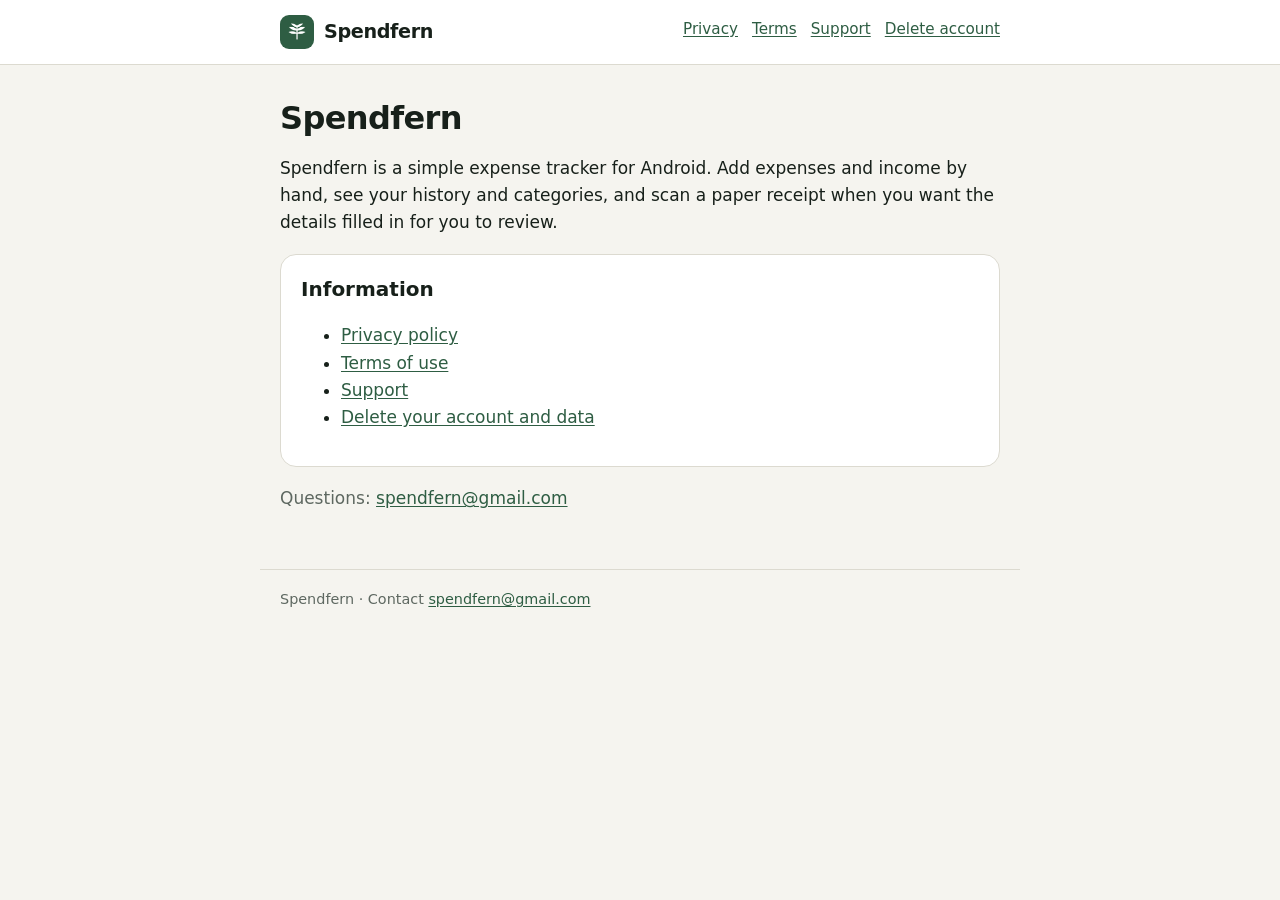
<file: index.html>
<!doctype html>
<html lang="en">
<head>
<meta charset="utf-8">
<meta name="viewport" content="width=device-width, initial-scale=1">
<title>Spendfern</title>
<meta name="description" content="Spendfern is a simple expense tracker for Android.">
<meta name="color-scheme" content="light dark">
<link rel="icon" type="image/png" href="assets/favicon.png">
<link rel="apple-touch-icon" href="assets/apple-touch-icon.png">
<link rel="stylesheet" href="assets/site.css">
</head>
<body>
<header class="site"><div class="inner">
<a class="brand" href="./"><img src="assets/spendfern-icon-512.png" alt="">Spendfern</a>
<nav class="site" aria-label="Site"><a href="privacy/">Privacy</a><a href="terms/">Terms</a><a href="support/">Support</a><a href="delete-account/">Delete account</a></nav>
</div></header>
<main>
<h1>Spendfern</h1>
<p>Spendfern is a simple expense tracker for Android. Add expenses and income by hand, see your history and categories, and scan a paper receipt when you want the details filled in for you to review.</p>
<div class="card">
<h2 style="margin-top:0">Information</h2>
<ul>
<li><a href="privacy/">Privacy policy</a></li>
<li><a href="terms/">Terms of use</a></li>
<li><a href="support/">Support</a></li>
<li><a href="delete-account/">Delete your account and data</a></li>
</ul>
</div>
<p class="muted">Questions: <a href="mailto:spendfern@gmail.com">spendfern@gmail.com</a></p>
</main>
<footer>Spendfern · Contact <a href="mailto:spendfern@gmail.com">spendfern@gmail.com</a></footer>
</body>
</html>
</file>
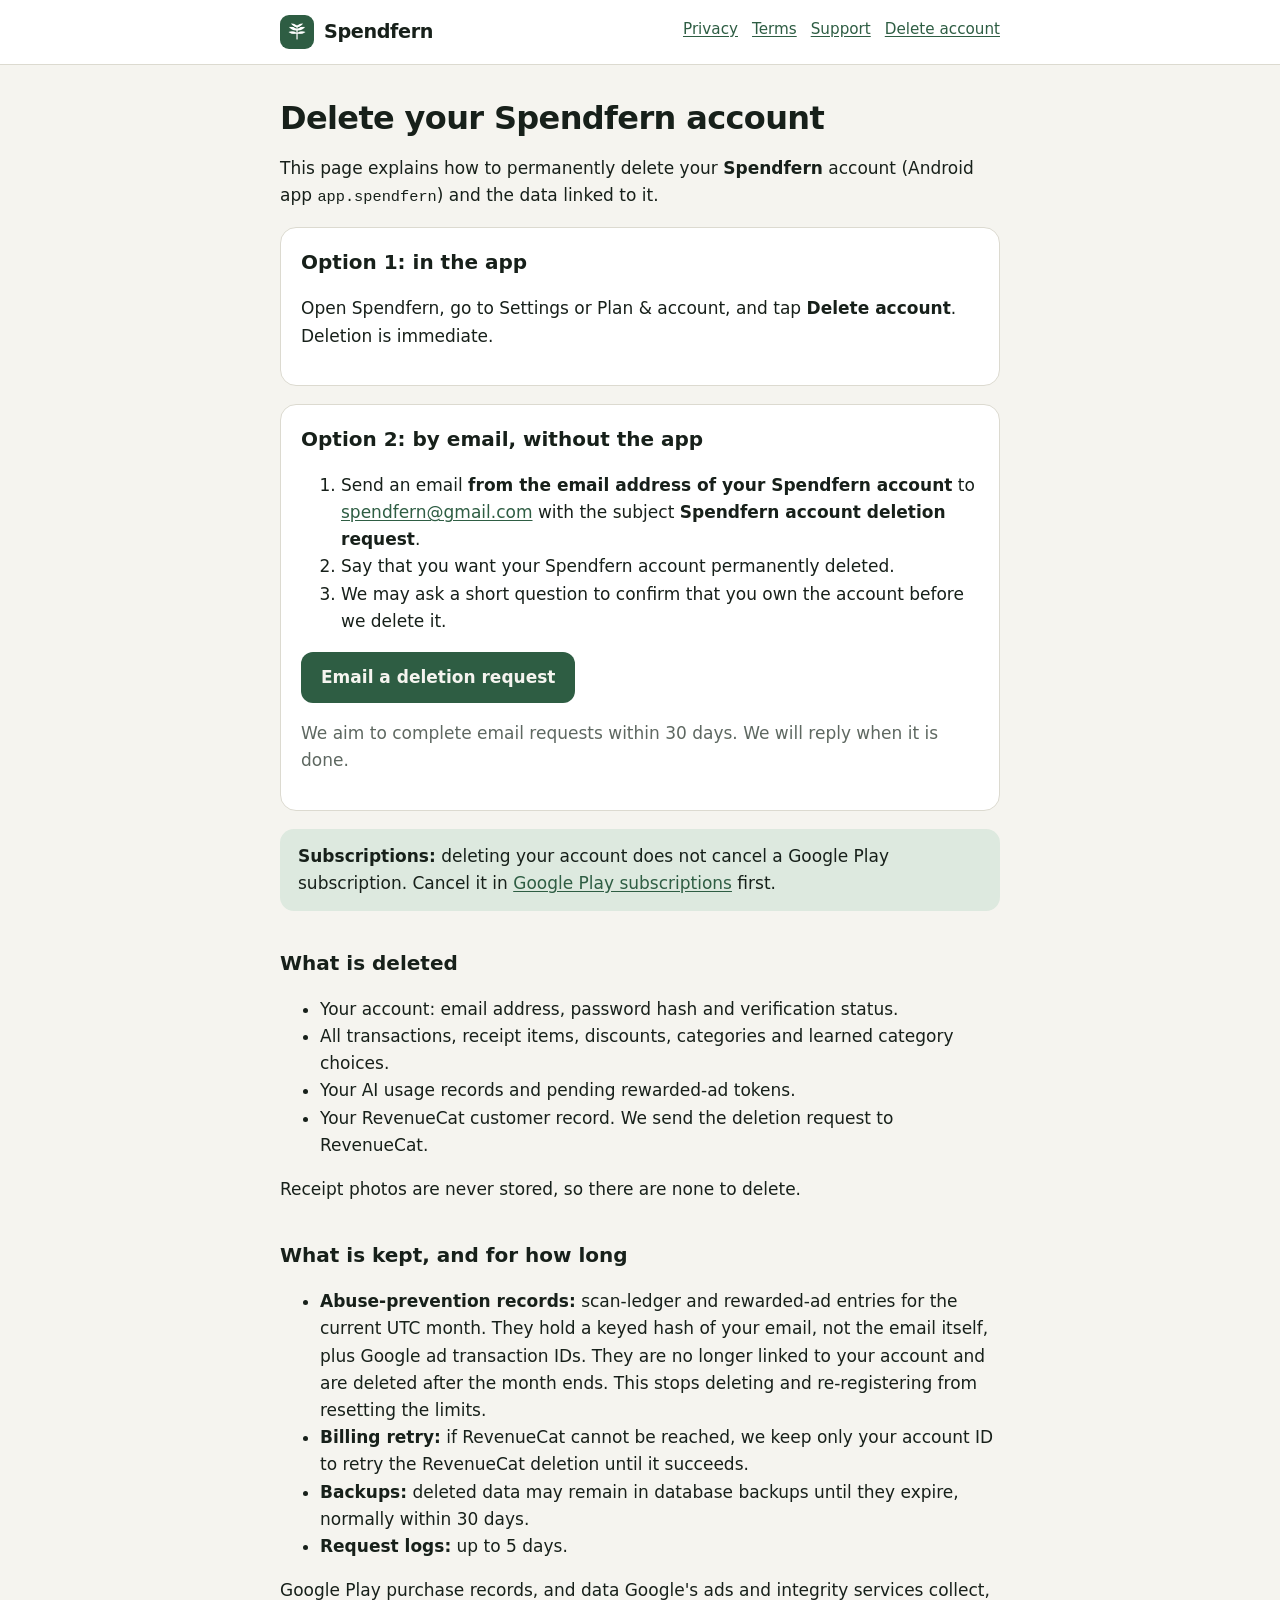
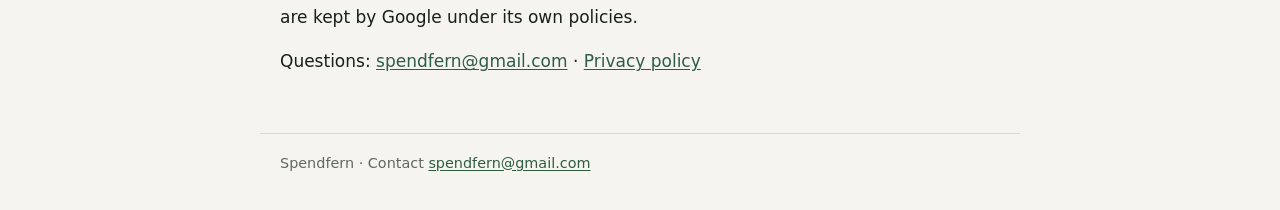
<file: delete-account/index.html>
<!doctype html>
<html lang="en">
<head>
<meta charset="utf-8">
<meta name="viewport" content="width=device-width, initial-scale=1">
<title>Delete your account · Spendfern</title>
<meta name="description" content="How to delete your Spendfern account and data, in the app or outside it.">
<meta name="color-scheme" content="light dark">
<link rel="icon" type="image/png" href="../assets/favicon.png">
<link rel="apple-touch-icon" href="../assets/apple-touch-icon.png">
<link rel="stylesheet" href="../assets/site.css">
</head>
<body>
<header class="site"><div class="inner">
<a class="brand" href="../"><img src="../assets/spendfern-icon-512.png" alt="">Spendfern</a>
<nav class="site" aria-label="Site"><a href="../privacy/">Privacy</a><a href="../terms/">Terms</a><a href="../support/">Support</a><a href="../delete-account/">Delete account</a></nav>
</div></header>
<main>
<h1>Delete your Spendfern account</h1>
<p>This page explains how to permanently delete your <strong>Spendfern</strong> account (Android app <code>app.spendfern</code>) and the data linked to it.</p>

<div class="card">
<h2 style="margin-top:0">Option 1: in the app</h2>
<p>Open Spendfern, go to Settings or Plan &amp; account, and tap <strong>Delete account</strong>. Deletion is immediate.</p>
</div>

<div class="card">
<h2 style="margin-top:0">Option 2: by email, without the app</h2>
<ol>
<li>Send an email <strong>from the email address of your Spendfern account</strong> to <a href="mailto:spendfern@gmail.com?subject=Spendfern%20account%20deletion%20request">spendfern@gmail.com</a> with the subject <strong>Spendfern account deletion request</strong>.</li>
<li>Say that you want your Spendfern account permanently deleted.</li>
<li>We may ask a short question to confirm that you own the account before we delete it.</li>
</ol>
<p><a class="button" href="mailto:spendfern@gmail.com?subject=Spendfern%20account%20deletion%20request">Email a deletion request</a></p>
<p class="muted">We aim to complete email requests within 30 days. We will reply when it is done.</p>
</div>

<div class="callout"><strong>Subscriptions:</strong> deleting your account does not cancel a Google Play subscription. Cancel it in <a href="https://play.google.com/store/account/subscriptions">Google Play subscriptions</a> first.</div>

<h2>What is deleted</h2>
<ul>
<li>Your account: email address, password hash and verification status.</li>
<li>All transactions, receipt items, discounts, categories and learned category choices.</li>
<li>Your AI usage records and pending rewarded-ad tokens.</li>
<li>Your RevenueCat customer record. We send the deletion request to RevenueCat.</li>
</ul>
<p>Receipt photos are never stored, so there are none to delete.</p>

<h2>What is kept, and for how long</h2>
<ul>
<li><strong>Abuse-prevention records:</strong> scan-ledger and rewarded-ad entries for the current UTC month. They hold a keyed hash of your email, not the email itself, plus Google ad transaction IDs. They are no longer linked to your account and are deleted after the month ends. This stops deleting and re-registering from resetting the limits.</li>
<li><strong>Billing retry:</strong> if RevenueCat cannot be reached, we keep only your account ID to retry the RevenueCat deletion until it succeeds.</li>
<li><strong>Backups:</strong> deleted data may remain in database backups until they expire, normally within 30 days.</li>
<li><strong>Request logs:</strong> up to 5 days.</li>
</ul>
<p>Google Play purchase records, and data Google's ads and integrity services collect, are kept by Google under its own policies.</p>
<p>Questions: <a href="mailto:spendfern@gmail.com">spendfern@gmail.com</a> · <a href="../privacy/">Privacy policy</a></p>
</main>
<footer>Spendfern · Contact <a href="mailto:spendfern@gmail.com">spendfern@gmail.com</a></footer>
</body>
</html>
</file>
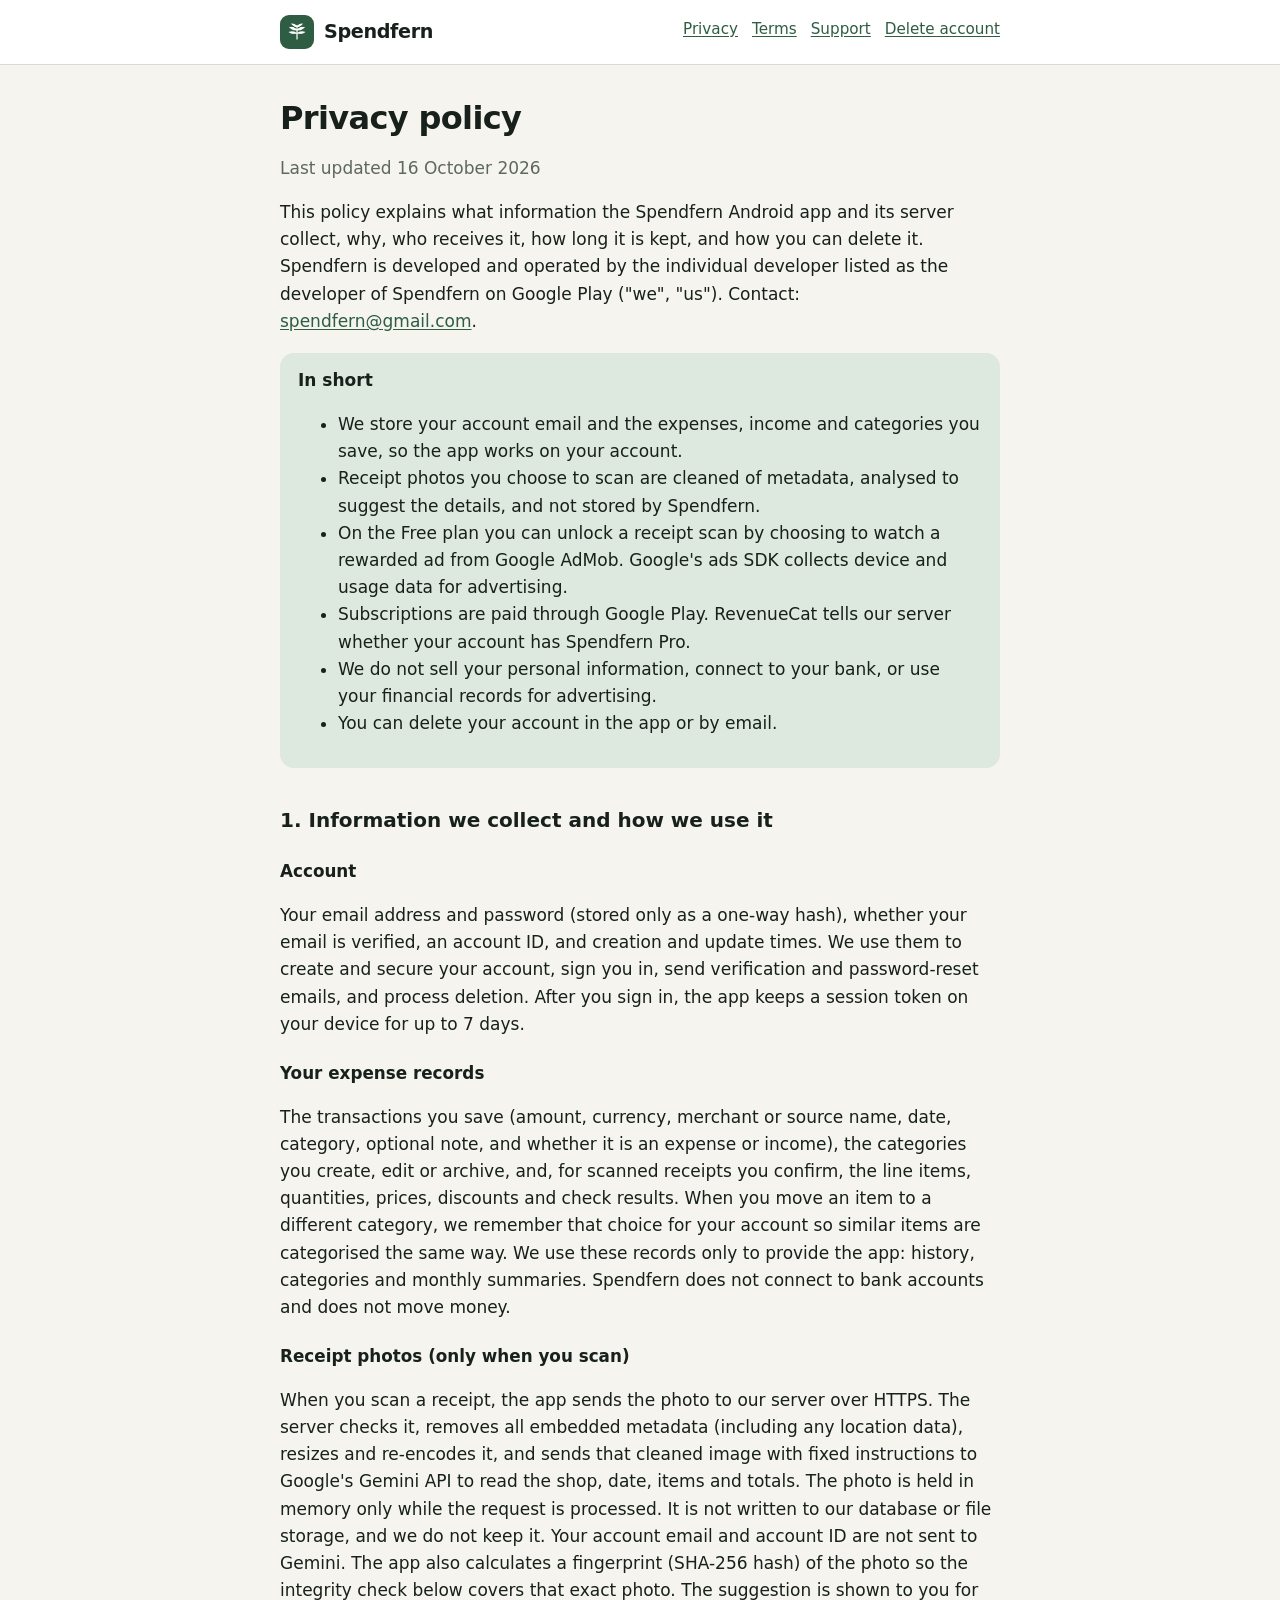
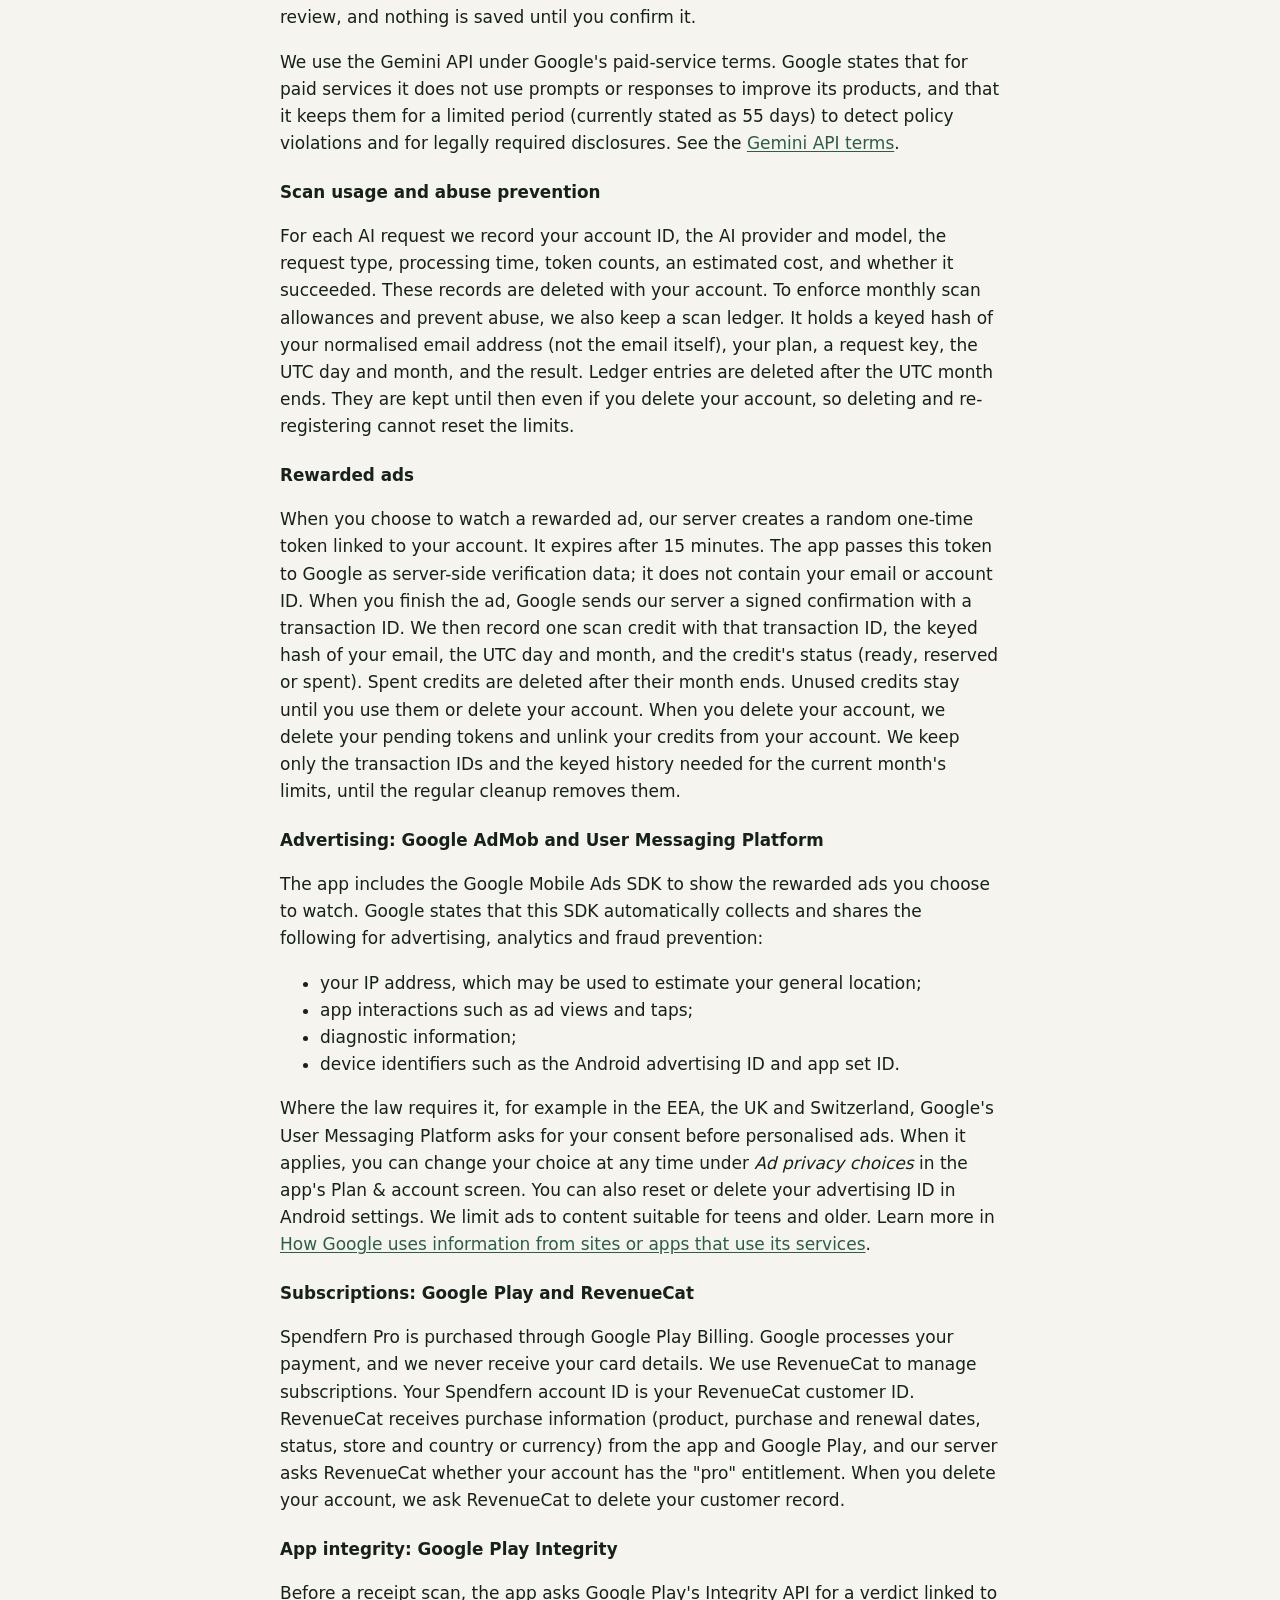
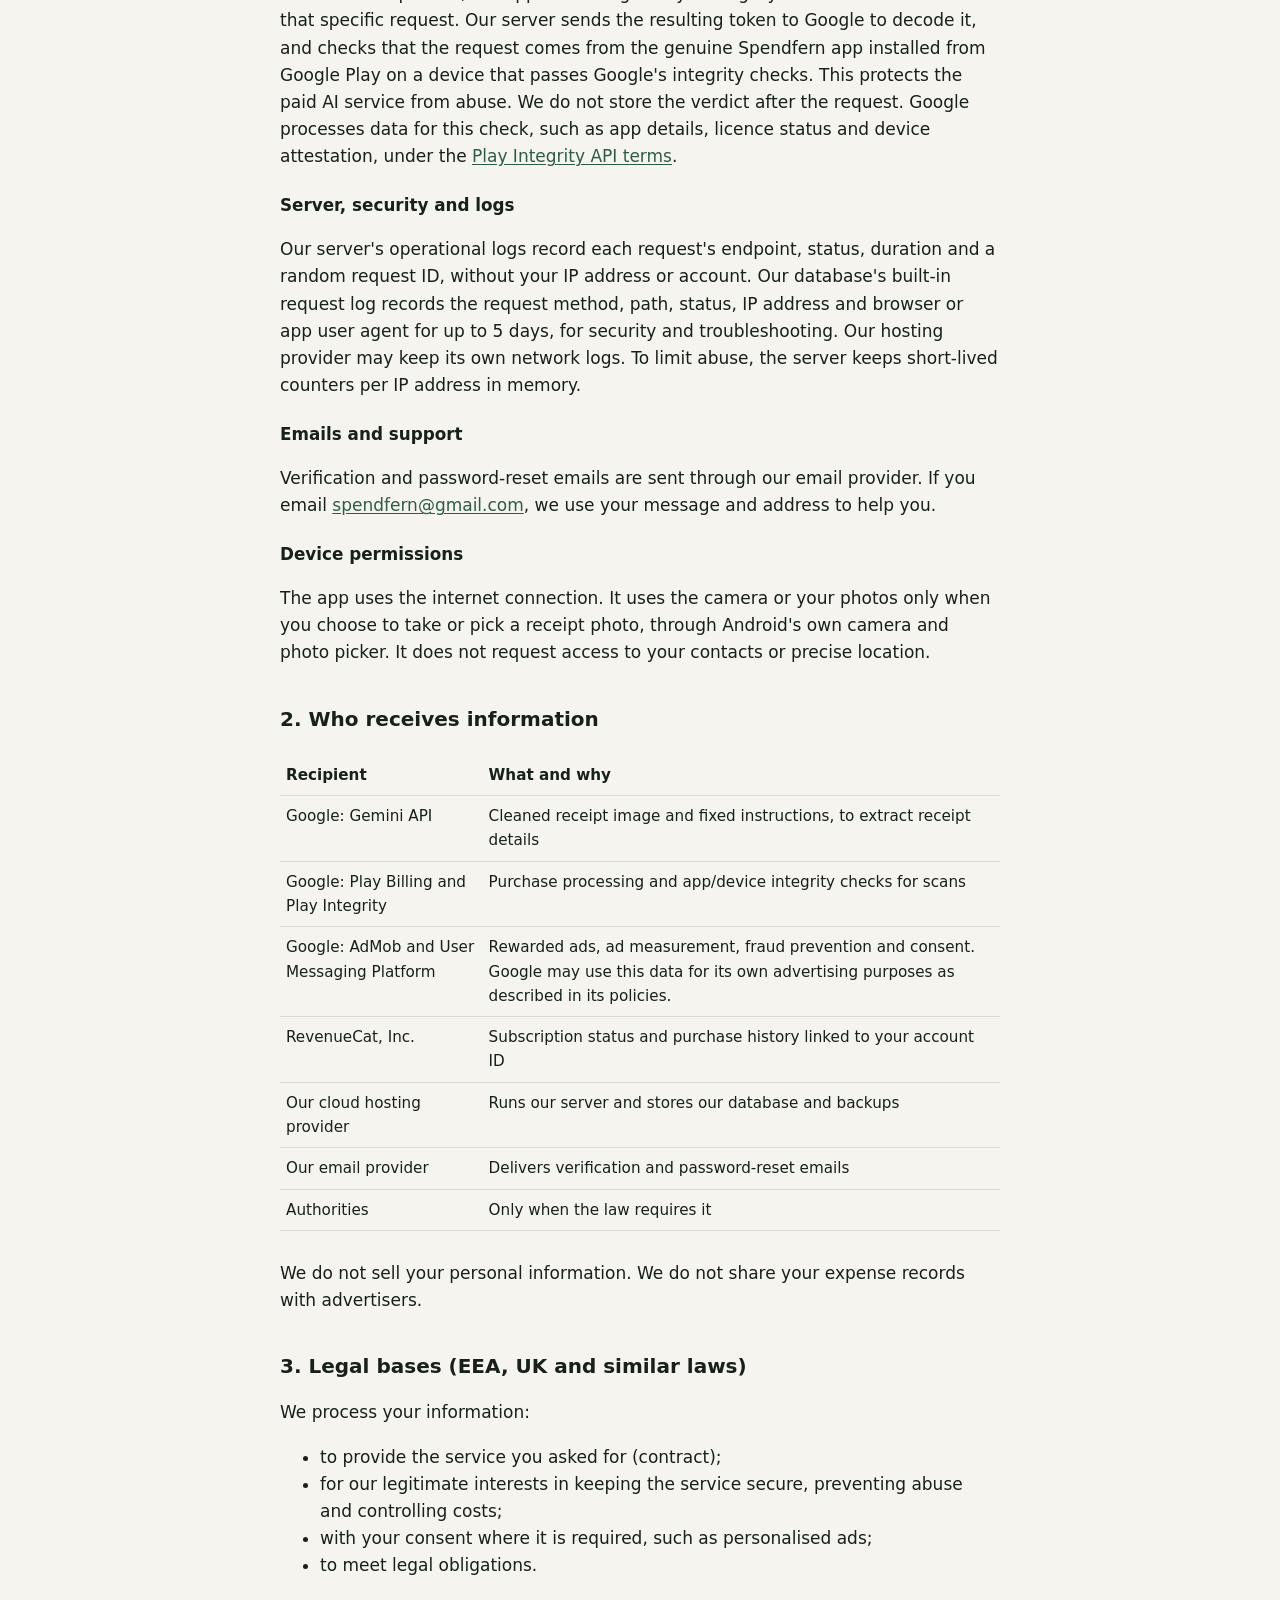
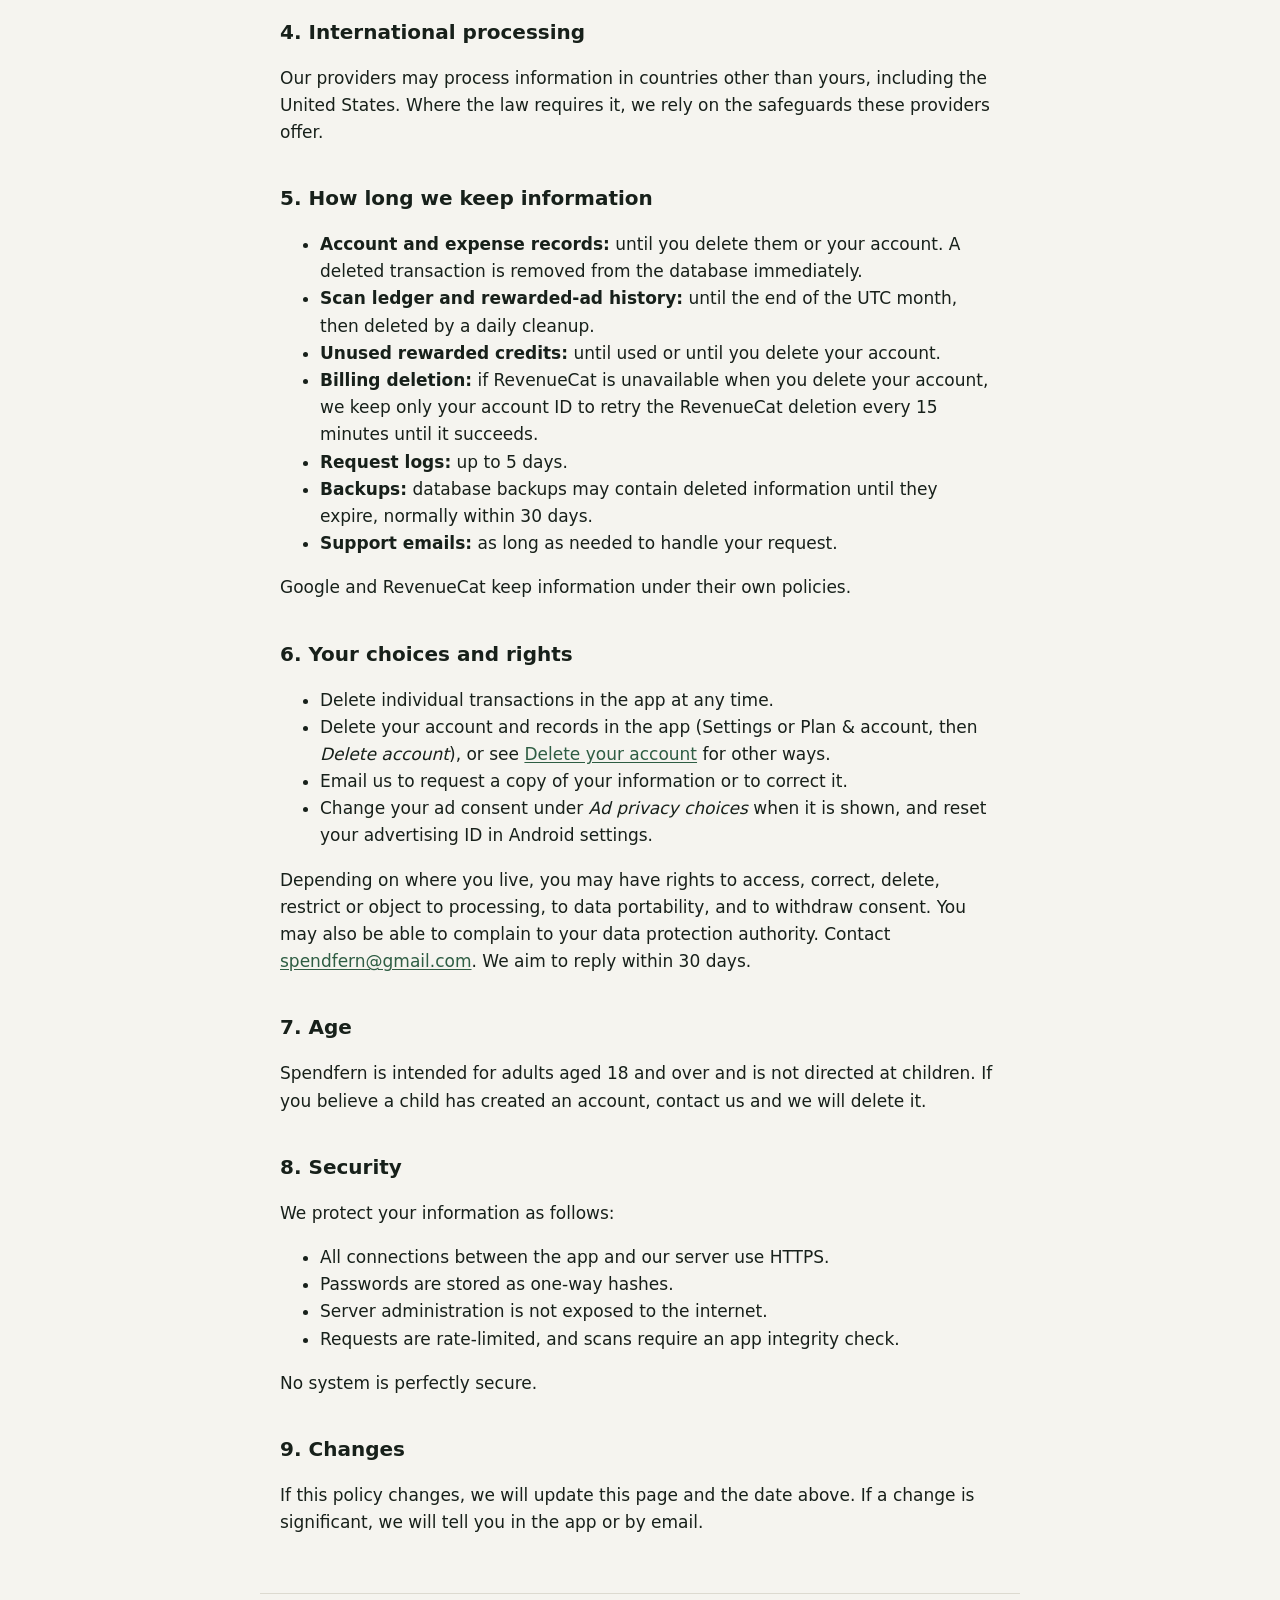
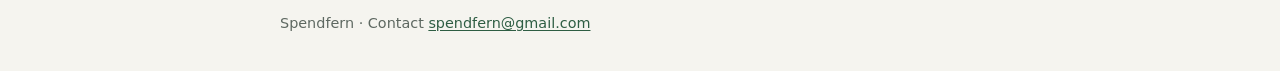
<file: privacy/index.html>
<!doctype html>
<html lang="en">
<head>
<meta charset="utf-8">
<meta name="viewport" content="width=device-width, initial-scale=1">
<title>Privacy policy · Spendfern</title>
<meta name="description" content="How Spendfern collects, uses, shares and deletes your information.">
<meta name="color-scheme" content="light dark">
<link rel="icon" type="image/png" href="../assets/favicon.png">
<link rel="apple-touch-icon" href="../assets/apple-touch-icon.png">
<link rel="stylesheet" href="../assets/site.css">
</head>
<body>
<header class="site"><div class="inner">
<a class="brand" href="../"><img src="../assets/spendfern-icon-512.png" alt="">Spendfern</a>
<nav class="site" aria-label="Site"><a href="../privacy/">Privacy</a><a href="../terms/">Terms</a><a href="../support/">Support</a><a href="../delete-account/">Delete account</a></nav>
</div></header>
<main>
<h1>Privacy policy</h1>
<p class="updated">Last updated 16 October 2026</p>
<p>This policy explains what information the Spendfern Android app and its server collect, why, who receives it, how long it is kept, and how you can delete it. Spendfern is developed and operated by the individual developer listed as the developer of Spendfern on Google Play ("we", "us"). Contact: <a href="mailto:spendfern@gmail.com">spendfern@gmail.com</a>.</p>

<div class="callout">
<strong>In short</strong>
<ul>
<li>We store your account email and the expenses, income and categories you save, so the app works on your account.</li>
<li>Receipt photos you choose to scan are cleaned of metadata, analysed to suggest the details, and not stored by Spendfern.</li>
<li>On the Free plan you can unlock a receipt scan by choosing to watch a rewarded ad from Google AdMob. Google's ads SDK collects device and usage data for advertising.</li>
<li>Subscriptions are paid through Google Play. RevenueCat tells our server whether your account has Spendfern Pro.</li>
<li>We do not sell your personal information, connect to your bank, or use your financial records for advertising.</li>
<li>You can delete your account in the app or by email.</li>
</ul>
</div>

<h2>1. Information we collect and how we use it</h2>

<h3>Account</h3>
<p>Your email address and password (stored only as a one-way hash), whether your email is verified, an account ID, and creation and update times. We use them to create and secure your account, sign you in, send verification and password-reset emails, and process deletion. After you sign in, the app keeps a session token on your device for up to 7 days.</p>

<h3>Your expense records</h3>
<p>The transactions you save (amount, currency, merchant or source name, date, category, optional note, and whether it is an expense or income), the categories you create, edit or archive, and, for scanned receipts you confirm, the line items, quantities, prices, discounts and check results. When you move an item to a different category, we remember that choice for your account so similar items are categorised the same way. We use these records only to provide the app: history, categories and monthly summaries. Spendfern does not connect to bank accounts and does not move money.</p>

<h3>Receipt photos (only when you scan)</h3>
<p>When you scan a receipt, the app sends the photo to our server over HTTPS. The server checks it, removes all embedded metadata (including any location data), resizes and re-encodes it, and sends that cleaned image with fixed instructions to Google's Gemini API to read the shop, date, items and totals. The photo is held in memory only while the request is processed. It is not written to our database or file storage, and we do not keep it. Your account email and account ID are not sent to Gemini. The app also calculates a fingerprint (SHA-256 hash) of the photo so the integrity check below covers that exact photo. The suggestion is shown to you for review, and nothing is saved until you confirm it.</p>
<p>We use the Gemini API under Google's paid-service terms. Google states that for paid services it does not use prompts or responses to improve its products, and that it keeps them for a limited period (currently stated as 55 days) to detect policy violations and for legally required disclosures. See the <a href="https://ai.google.dev/gemini-api/terms">Gemini API terms</a>.</p>

<h3>Scan usage and abuse prevention</h3>
<p>For each AI request we record your account ID, the AI provider and model, the request type, processing time, token counts, an estimated cost, and whether it succeeded. These records are deleted with your account. To enforce monthly scan allowances and prevent abuse, we also keep a scan ledger. It holds a keyed hash of your normalised email address (not the email itself), your plan, a request key, the UTC day and month, and the result. Ledger entries are deleted after the UTC month ends. They are kept until then even if you delete your account, so deleting and re-registering cannot reset the limits.</p>

<h3>Rewarded ads</h3>
<p>When you choose to watch a rewarded ad, our server creates a random one-time token linked to your account. It expires after 15 minutes. The app passes this token to Google as server-side verification data; it does not contain your email or account ID. When you finish the ad, Google sends our server a signed confirmation with a transaction ID. We then record one scan credit with that transaction ID, the keyed hash of your email, the UTC day and month, and the credit's status (ready, reserved or spent). Spent credits are deleted after their month ends. Unused credits stay until you use them or delete your account. When you delete your account, we delete your pending tokens and unlink your credits from your account. We keep only the transaction IDs and the keyed history needed for the current month's limits, until the regular cleanup removes them.</p>

<h3>Advertising: Google AdMob and User Messaging Platform</h3>
<p>The app includes the Google Mobile Ads SDK to show the rewarded ads you choose to watch. Google states that this SDK automatically collects and shares the following for advertising, analytics and fraud prevention:</p>
<ul>
<li>your IP address, which may be used to estimate your general location;</li>
<li>app interactions such as ad views and taps;</li>
<li>diagnostic information;</li>
<li>device identifiers such as the Android advertising ID and app set ID.</li>
</ul>
<p>Where the law requires it, for example in the EEA, the UK and Switzerland, Google's User Messaging Platform asks for your consent before personalised ads. When it applies, you can change your choice at any time under <em>Ad privacy choices</em> in the app's Plan &amp; account screen. You can also reset or delete your advertising ID in Android settings. We limit ads to content suitable for teens and older. Learn more in <a href="https://policies.google.com/technologies/partner-sites">How Google uses information from sites or apps that use its services</a>.</p>

<h3>Subscriptions: Google Play and RevenueCat</h3>
<p>Spendfern Pro is purchased through Google Play Billing. Google processes your payment, and we never receive your card details. We use RevenueCat to manage subscriptions. Your Spendfern account ID is your RevenueCat customer ID. RevenueCat receives purchase information (product, purchase and renewal dates, status, store and country or currency) from the app and Google Play, and our server asks RevenueCat whether your account has the "pro" entitlement. When you delete your account, we ask RevenueCat to delete your customer record.</p>

<h3>App integrity: Google Play Integrity</h3>
<p>Before a receipt scan, the app asks Google Play's Integrity API for a verdict linked to that specific request. Our server sends the resulting token to Google to decode it, and checks that the request comes from the genuine Spendfern app installed from Google Play on a device that passes Google's integrity checks. This protects the paid AI service from abuse. We do not store the verdict after the request. Google processes data for this check, such as app details, licence status and device attestation, under the <a href="https://developer.android.com/google/play/integrity/terms">Play Integrity API terms</a>.</p>

<h3>Server, security and logs</h3>
<p>Our server's operational logs record each request's endpoint, status, duration and a random request ID, without your IP address or account. Our database's built-in request log records the request method, path, status, IP address and browser or app user agent for up to 5 days, for security and troubleshooting. Our hosting provider may keep its own network logs. To limit abuse, the server keeps short-lived counters per IP address in memory.</p>

<h3>Emails and support</h3>
<p>Verification and password-reset emails are sent through our email provider. If you email <a href="mailto:spendfern@gmail.com">spendfern@gmail.com</a>, we use your message and address to help you.</p>

<h3>Device permissions</h3>
<p>The app uses the internet connection. It uses the camera or your photos only when you choose to take or pick a receipt photo, through Android's own camera and photo picker. It does not request access to your contacts or precise location.</p>

<h2>2. Who receives information</h2>
<div class="table-wrap"><table>
<tr><th>Recipient</th><th>What and why</th></tr>
<tr><td>Google: Gemini API</td><td>Cleaned receipt image and fixed instructions, to extract receipt details</td></tr>
<tr><td>Google: Play Billing and Play Integrity</td><td>Purchase processing and app/device integrity checks for scans</td></tr>
<tr><td>Google: AdMob and User Messaging Platform</td><td>Rewarded ads, ad measurement, fraud prevention and consent. Google may use this data for its own advertising purposes as described in its policies.</td></tr>
<tr><td>RevenueCat, Inc.</td><td>Subscription status and purchase history linked to your account ID</td></tr>
<tr><td>Our cloud hosting provider</td><td>Runs our server and stores our database and backups</td></tr>
<tr><td>Our email provider</td><td>Delivers verification and password-reset emails</td></tr>
<tr><td>Authorities</td><td>Only when the law requires it</td></tr>
</table></div>
<p>We do not sell your personal information. We do not share your expense records with advertisers.</p>

<h2>3. Legal bases (EEA, UK and similar laws)</h2>
<p>We process your information:</p>
<ul>
<li>to provide the service you asked for (contract);</li>
<li>for our legitimate interests in keeping the service secure, preventing abuse and controlling costs;</li>
<li>with your consent where it is required, such as personalised ads;</li>
<li>to meet legal obligations.</li>
</ul>

<h2>4. International processing</h2>
<p>Our providers may process information in countries other than yours, including the United States. Where the law requires it, we rely on the safeguards these providers offer.</p>

<h2>5. How long we keep information</h2>
<ul>
<li><strong>Account and expense records:</strong> until you delete them or your account. A deleted transaction is removed from the database immediately.</li>
<li><strong>Scan ledger and rewarded-ad history:</strong> until the end of the UTC month, then deleted by a daily cleanup.</li>
<li><strong>Unused rewarded credits:</strong> until used or until you delete your account.</li>
<li><strong>Billing deletion:</strong> if RevenueCat is unavailable when you delete your account, we keep only your account ID to retry the RevenueCat deletion every 15 minutes until it succeeds.</li>
<li><strong>Request logs:</strong> up to 5 days.</li>
<li><strong>Backups:</strong> database backups may contain deleted information until they expire, normally within 30 days.</li>
<li><strong>Support emails:</strong> as long as needed to handle your request.</li>
</ul>
<p>Google and RevenueCat keep information under their own policies.</p>

<h2>6. Your choices and rights</h2>
<ul>
<li>Delete individual transactions in the app at any time.</li>
<li>Delete your account and records in the app (Settings or Plan &amp; account, then <em>Delete account</em>), or see <a href="../delete-account/">Delete your account</a> for other ways.</li>
<li>Email us to request a copy of your information or to correct it.</li>
<li>Change your ad consent under <em>Ad privacy choices</em> when it is shown, and reset your advertising ID in Android settings.</li>
</ul>
<p>Depending on where you live, you may have rights to access, correct, delete, restrict or object to processing, to data portability, and to withdraw consent. You may also be able to complain to your data protection authority. Contact <a href="mailto:spendfern@gmail.com">spendfern@gmail.com</a>. We aim to reply within 30 days.</p>

<h2>7. Age</h2>
<p>Spendfern is intended for adults aged 18 and over and is not directed at children. If you believe a child has created an account, contact us and we will delete it.</p>

<h2>8. Security</h2>
<p>We protect your information as follows:</p>
<ul>
<li>All connections between the app and our server use HTTPS.</li>
<li>Passwords are stored as one-way hashes.</li>
<li>Server administration is not exposed to the internet.</li>
<li>Requests are rate-limited, and scans require an app integrity check.</li>
</ul>
<p>No system is perfectly secure.</p>

<h2>9. Changes</h2>
<p>If this policy changes, we will update this page and the date above. If a change is significant, we will tell you in the app or by email.</p>
</main>
<footer>Spendfern · Contact <a href="mailto:spendfern@gmail.com">spendfern@gmail.com</a></footer>
</body>
</html>
</file>
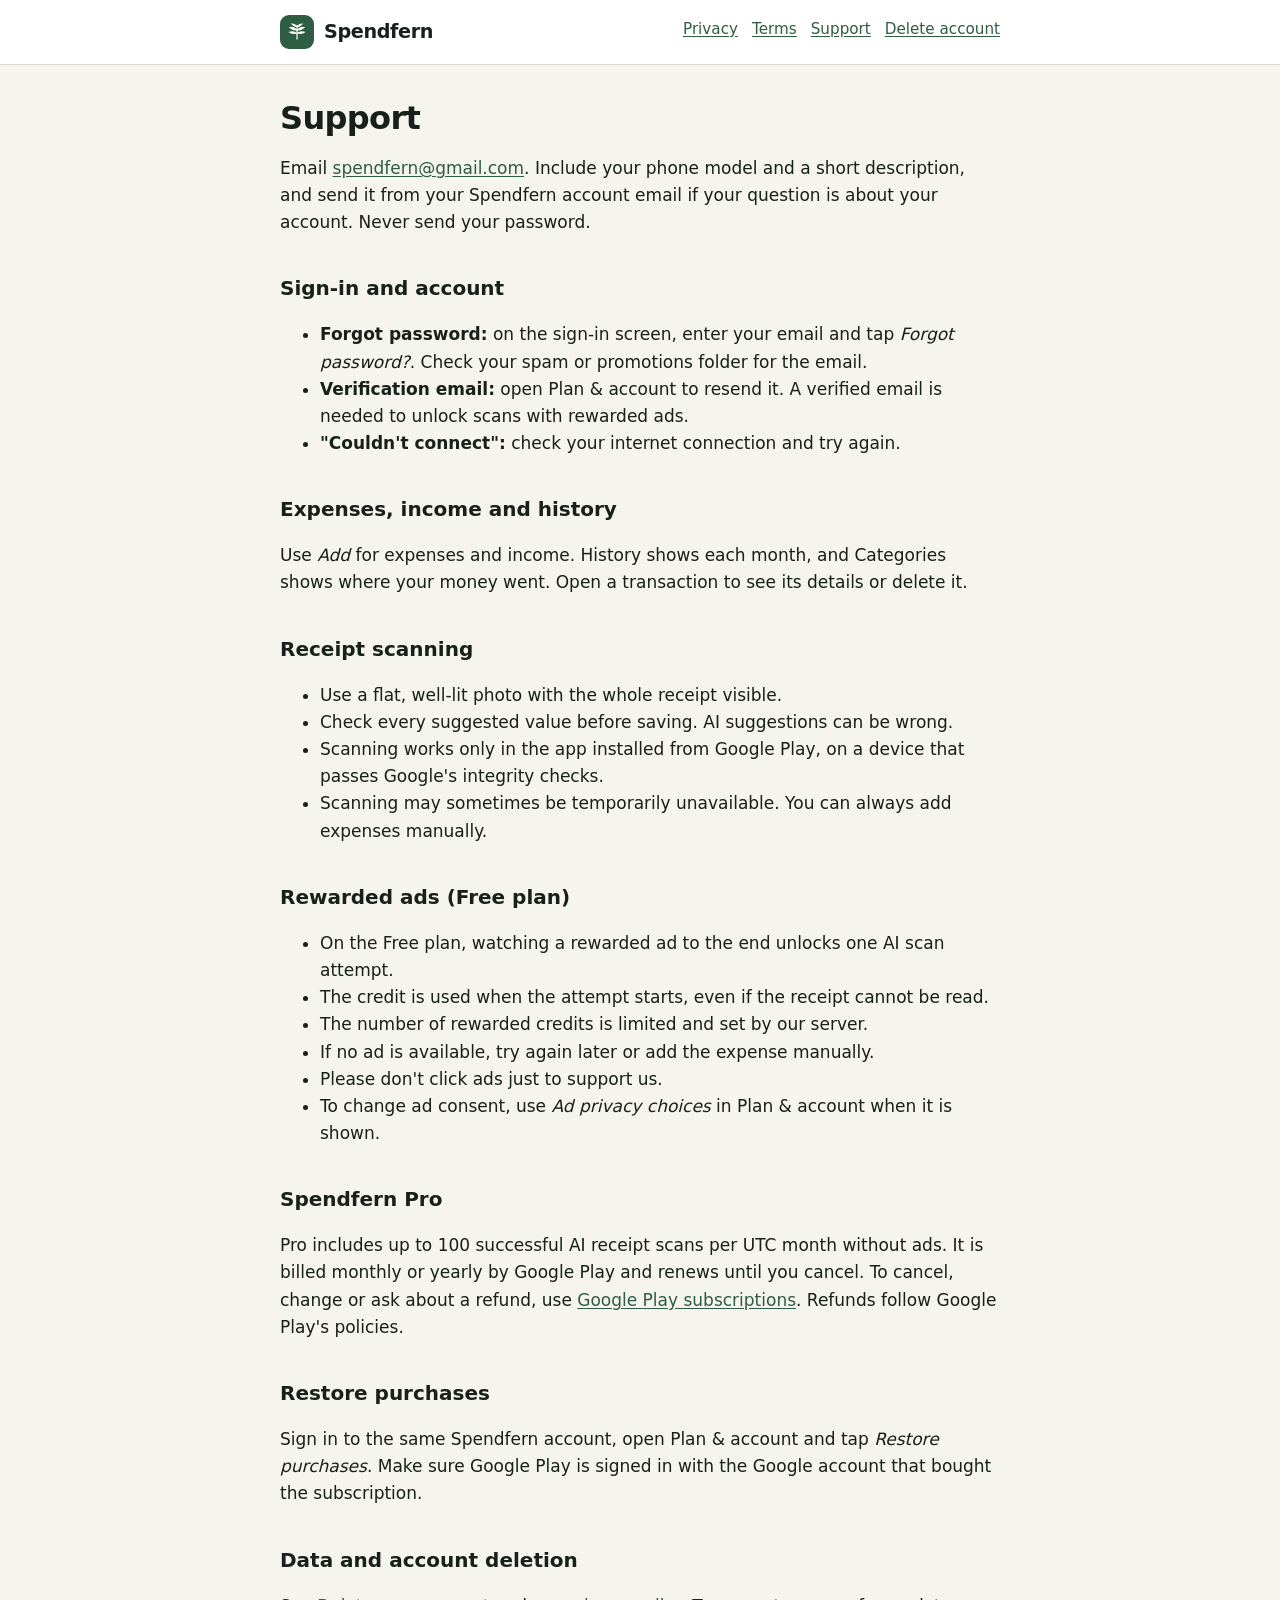
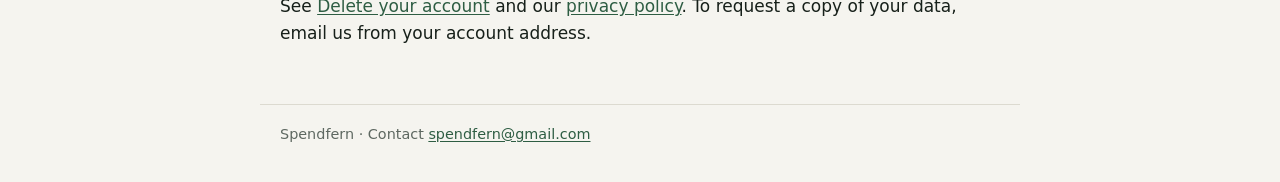
<file: support/index.html>
<!doctype html>
<html lang="en">
<head>
<meta charset="utf-8">
<meta name="viewport" content="width=device-width, initial-scale=1">
<title>Support · Spendfern</title>
<meta name="description" content="Get help with Spendfern.">
<meta name="color-scheme" content="light dark">
<link rel="icon" type="image/png" href="../assets/favicon.png">
<link rel="apple-touch-icon" href="../assets/apple-touch-icon.png">
<link rel="stylesheet" href="../assets/site.css">
</head>
<body>
<header class="site"><div class="inner">
<a class="brand" href="../"><img src="../assets/spendfern-icon-512.png" alt="">Spendfern</a>
<nav class="site" aria-label="Site"><a href="../privacy/">Privacy</a><a href="../terms/">Terms</a><a href="../support/">Support</a><a href="../delete-account/">Delete account</a></nav>
</div></header>
<main>
<h1>Support</h1>
<p>Email <a href="mailto:spendfern@gmail.com">spendfern@gmail.com</a>. Include your phone model and a short description, and send it from your Spendfern account email if your question is about your account. Never send your password.</p>

<h2>Sign-in and account</h2>
<ul>
<li><strong>Forgot password:</strong> on the sign-in screen, enter your email and tap <em>Forgot password?</em>. Check your spam or promotions folder for the email.</li>
<li><strong>Verification email:</strong> open Plan &amp; account to resend it. A verified email is needed to unlock scans with rewarded ads.</li>
<li><strong>"Couldn't connect":</strong> check your internet connection and try again.</li>
</ul>

<h2>Expenses, income and history</h2>
<p>Use <em>Add</em> for expenses and income. History shows each month, and Categories shows where your money went. Open a transaction to see its details or delete it.</p>

<h2>Receipt scanning</h2>
<ul>
<li>Use a flat, well-lit photo with the whole receipt visible.</li>
<li>Check every suggested value before saving. AI suggestions can be wrong.</li>
<li>Scanning works only in the app installed from Google Play, on a device that passes Google's integrity checks.</li>
<li>Scanning may sometimes be temporarily unavailable. You can always add expenses manually.</li>
</ul>

<h2>Rewarded ads (Free plan)</h2>
<ul>
<li>On the Free plan, watching a rewarded ad to the end unlocks one AI scan attempt.</li>
<li>The credit is used when the attempt starts, even if the receipt cannot be read.</li>
<li>The number of rewarded credits is limited and set by our server.</li>
<li>If no ad is available, try again later or add the expense manually.</li>
<li>Please don't click ads just to support us.</li>
<li>To change ad consent, use <em>Ad privacy choices</em> in Plan &amp; account when it is shown.</li>
</ul>

<h2>Spendfern Pro</h2>
<p>Pro includes up to 100 successful AI receipt scans per UTC month without ads. It is billed monthly or yearly by Google Play and renews until you cancel. To cancel, change or ask about a refund, use <a href="https://play.google.com/store/account/subscriptions">Google Play subscriptions</a>. Refunds follow Google Play's policies.</p>

<h2>Restore purchases</h2>
<p>Sign in to the same Spendfern account, open Plan &amp; account and tap <em>Restore purchases</em>. Make sure Google Play is signed in with the Google account that bought the subscription.</p>

<h2>Data and account deletion</h2>
<p>See <a href="../delete-account/">Delete your account</a> and our <a href="../privacy/">privacy policy</a>. To request a copy of your data, email us from your account address.</p>
</main>
<footer>Spendfern · Contact <a href="mailto:spendfern@gmail.com">spendfern@gmail.com</a></footer>
</body>
</html>
</file>
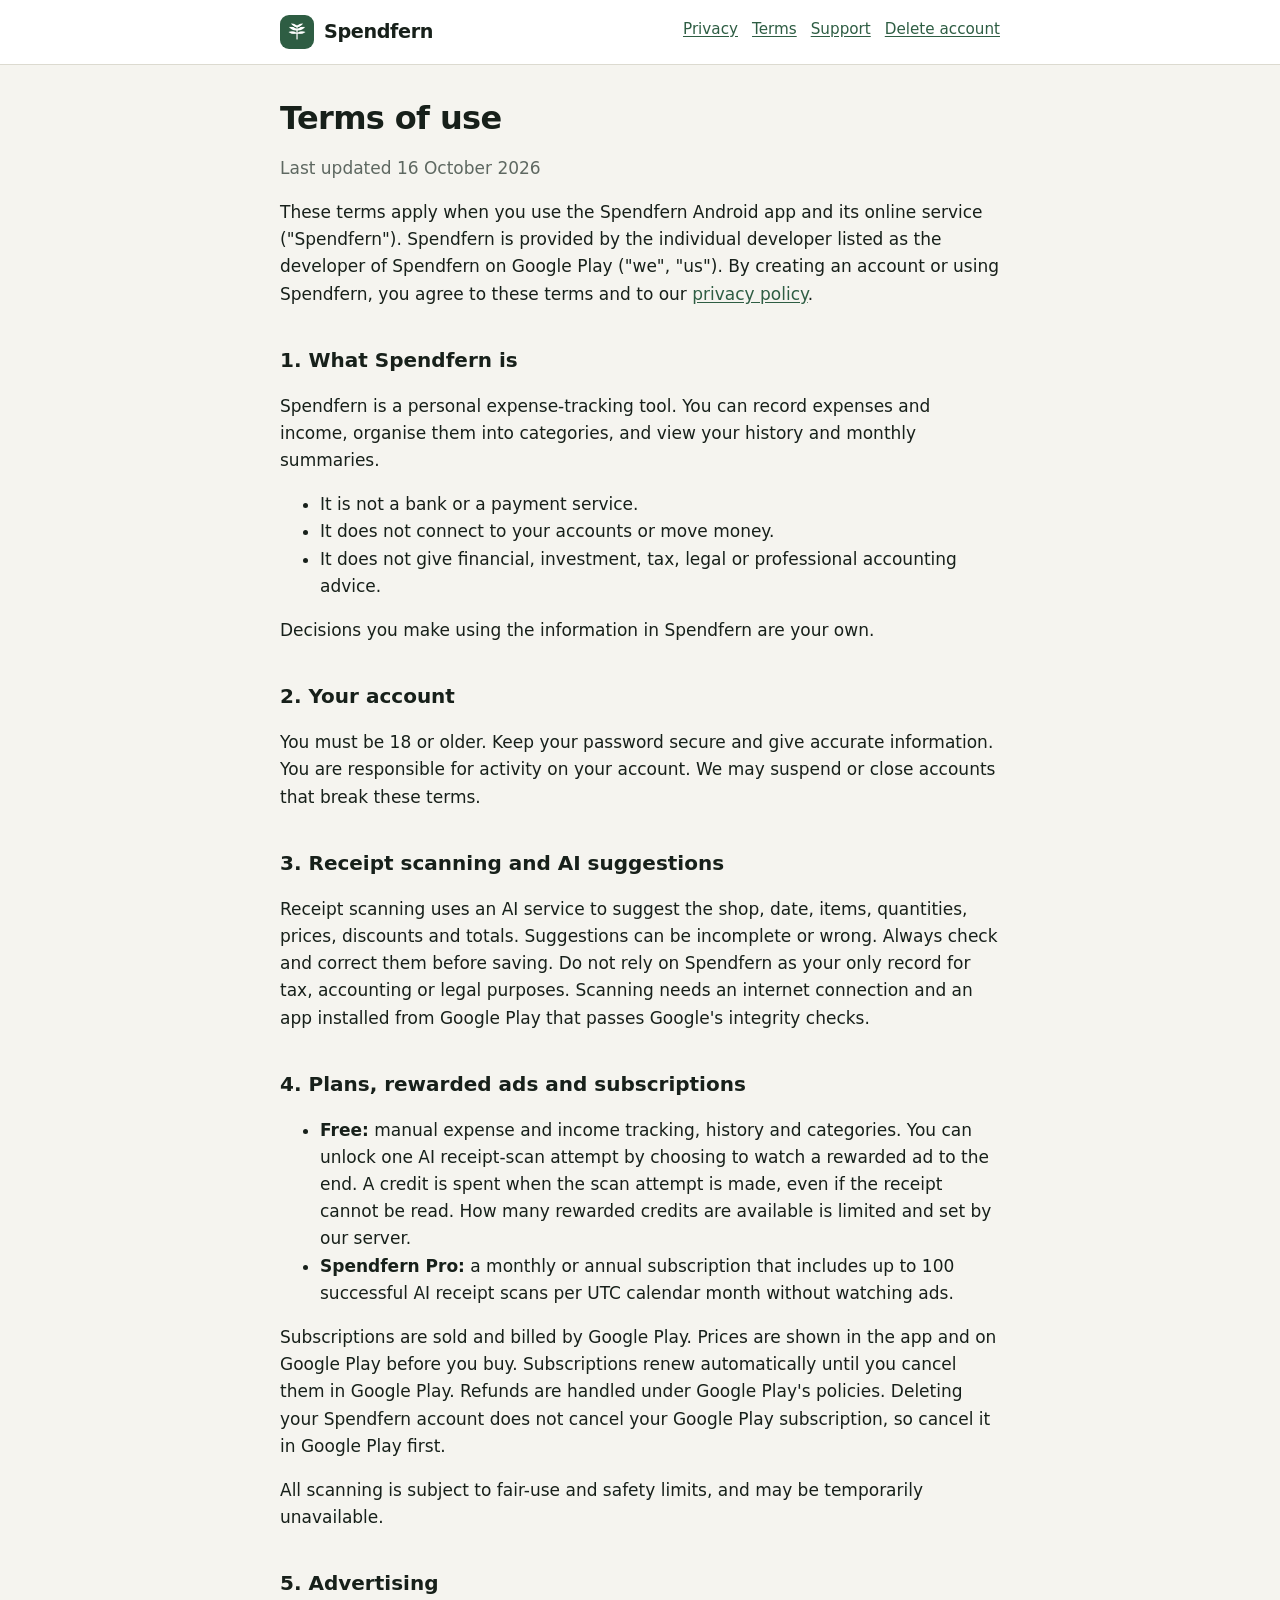
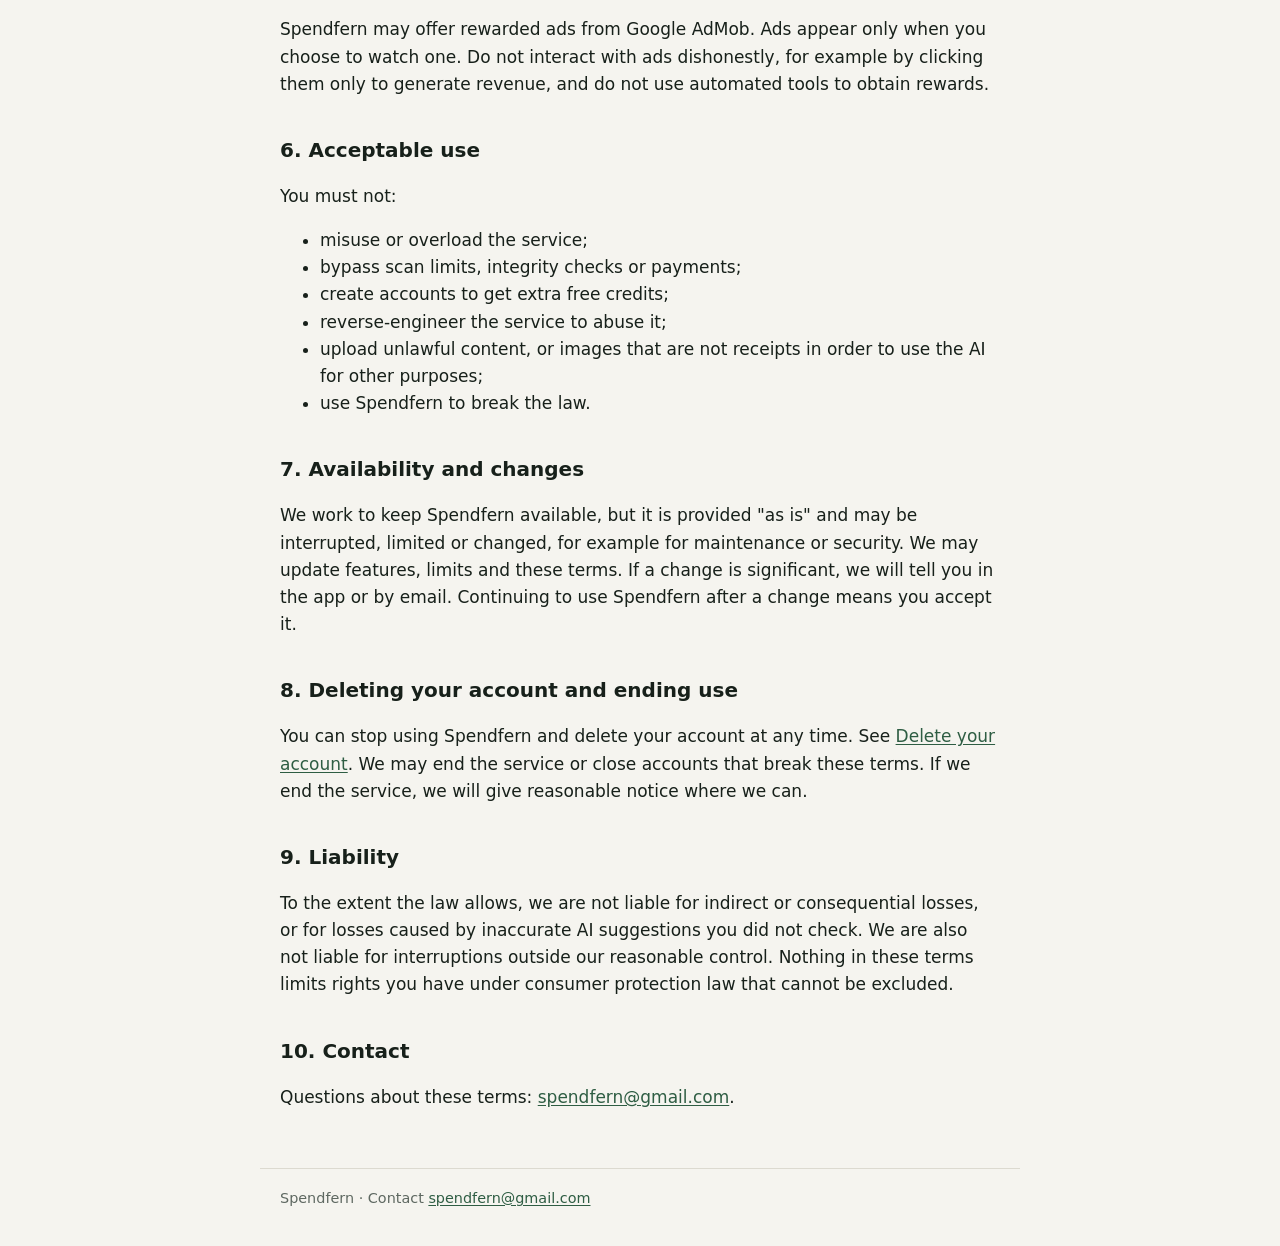
<file: terms/index.html>
<!doctype html>
<html lang="en">
<head>
<meta charset="utf-8">
<meta name="viewport" content="width=device-width, initial-scale=1">
<title>Terms of use · Spendfern</title>
<meta name="description" content="The terms for using Spendfern.">
<meta name="color-scheme" content="light dark">
<link rel="icon" type="image/png" href="../assets/favicon.png">
<link rel="apple-touch-icon" href="../assets/apple-touch-icon.png">
<link rel="stylesheet" href="../assets/site.css">
</head>
<body>
<header class="site"><div class="inner">
<a class="brand" href="../"><img src="../assets/spendfern-icon-512.png" alt="">Spendfern</a>
<nav class="site" aria-label="Site"><a href="../privacy/">Privacy</a><a href="../terms/">Terms</a><a href="../support/">Support</a><a href="../delete-account/">Delete account</a></nav>
</div></header>
<main>
<h1>Terms of use</h1>
<p class="updated">Last updated 16 October 2026</p>
<p>These terms apply when you use the Spendfern Android app and its online service ("Spendfern"). Spendfern is provided by the individual developer listed as the developer of Spendfern on Google Play ("we", "us"). By creating an account or using Spendfern, you agree to these terms and to our <a href="../privacy/">privacy policy</a>.</p>

<h2>1. What Spendfern is</h2>
<p>Spendfern is a personal expense-tracking tool. You can record expenses and income, organise them into categories, and view your history and monthly summaries.</p>
<ul>
<li>It is not a bank or a payment service.</li>
<li>It does not connect to your accounts or move money.</li>
<li>It does not give financial, investment, tax, legal or professional accounting advice.</li>
</ul>
<p>Decisions you make using the information in Spendfern are your own.</p>

<h2>2. Your account</h2>
<p>You must be 18 or older. Keep your password secure and give accurate information. You are responsible for activity on your account. We may suspend or close accounts that break these terms.</p>

<h2>3. Receipt scanning and AI suggestions</h2>
<p>Receipt scanning uses an AI service to suggest the shop, date, items, quantities, prices, discounts and totals. Suggestions can be incomplete or wrong. Always check and correct them before saving. Do not rely on Spendfern as your only record for tax, accounting or legal purposes. Scanning needs an internet connection and an app installed from Google Play that passes Google's integrity checks.</p>

<h2>4. Plans, rewarded ads and subscriptions</h2>
<ul>
<li><strong>Free:</strong> manual expense and income tracking, history and categories. You can unlock one AI receipt-scan attempt by choosing to watch a rewarded ad to the end. A credit is spent when the scan attempt is made, even if the receipt cannot be read. How many rewarded credits are available is limited and set by our server.</li>
<li><strong>Spendfern Pro:</strong> a monthly or annual subscription that includes up to 100 successful AI receipt scans per UTC calendar month without watching ads.</li>
</ul>
<p>Subscriptions are sold and billed by Google Play. Prices are shown in the app and on Google Play before you buy. Subscriptions renew automatically until you cancel them in Google Play. Refunds are handled under Google Play's policies. Deleting your Spendfern account does not cancel your Google Play subscription, so cancel it in Google Play first.</p>
<p>All scanning is subject to fair-use and safety limits, and may be temporarily unavailable.</p>

<h2>5. Advertising</h2>
<p>Spendfern may offer rewarded ads from Google AdMob. Ads appear only when you choose to watch one. Do not interact with ads dishonestly, for example by clicking them only to generate revenue, and do not use automated tools to obtain rewards.</p>

<h2>6. Acceptable use</h2>
<p>You must not:</p>
<ul>
<li>misuse or overload the service;</li>
<li>bypass scan limits, integrity checks or payments;</li>
<li>create accounts to get extra free credits;</li>
<li>reverse-engineer the service to abuse it;</li>
<li>upload unlawful content, or images that are not receipts in order to use the AI for other purposes;</li>
<li>use Spendfern to break the law.</li>
</ul>

<h2>7. Availability and changes</h2>
<p>We work to keep Spendfern available, but it is provided "as is" and may be interrupted, limited or changed, for example for maintenance or security. We may update features, limits and these terms. If a change is significant, we will tell you in the app or by email. Continuing to use Spendfern after a change means you accept it.</p>

<h2>8. Deleting your account and ending use</h2>
<p>You can stop using Spendfern and delete your account at any time. See <a href="../delete-account/">Delete your account</a>. We may end the service or close accounts that break these terms. If we end the service, we will give reasonable notice where we can.</p>

<h2>9. Liability</h2>
<p>To the extent the law allows, we are not liable for indirect or consequential losses, or for losses caused by inaccurate AI suggestions you did not check. We are also not liable for interruptions outside our reasonable control. Nothing in these terms limits rights you have under consumer protection law that cannot be excluded.</p>

<h2>10. Contact</h2>
<p>Questions about these terms: <a href="mailto:spendfern@gmail.com">spendfern@gmail.com</a>.</p>
</main>
<footer>Spendfern · Contact <a href="mailto:spendfern@gmail.com">spendfern@gmail.com</a></footer>
</body>
</html>
</file>
<file: assets/site.css>
:root { --bg: #f5f4ef; --surface: #ffffff; --text: #17201a; --muted: #5e6861; --primary: #2e5d43; --primary-soft: #dde9df; --border: #dcdad0; }
@media (prefers-color-scheme: dark) { :root { --bg: #0f1311; --surface: #171c19; --text: #f3f6f4; --muted: #a5b0a8; --primary: #9ac0a5; --primary-soft: #1d3023; --border: #2a332d; } }
* { box-sizing: border-box; }
html { -webkit-text-size-adjust: 100%; }
body { margin: 0; overflow-wrap: break-word; background: var(--bg); color: var(--text); font: 17px/1.6 Inter, ui-sans-serif, system-ui, -apple-system, "Segoe UI", Roboto, sans-serif; }
a { color: var(--primary); text-underline-offset: 2px; }
header.site { border-bottom: 1px solid var(--border); background: var(--surface); }
header.site .inner, main, footer { max-width: 760px; margin: 0 auto; padding: 0 20px; }
header.site .inner { display: flex; align-items: center; justify-content: space-between; gap: 16px; min-height: 64px; flex-wrap: wrap; }
.brand { display: flex; align-items: center; gap: 10px; font-weight: 800; font-size: 1.2rem; color: var(--text); text-decoration: none; letter-spacing: -.02em; }
.brand img { width: 34px; height: 34px; border-radius: 9px; }
nav.site { display: flex; flex-wrap: wrap; gap: 4px 14px; padding-bottom: 6px; }
nav.site a { font-size: .95rem; white-space: nowrap; }
main { padding-top: 28px; padding-bottom: 40px; }
h1 { font-size: 2rem; line-height: 1.2; letter-spacing: -.02em; margin: .2em 0 .3em; }
h2 { font-size: 1.25rem; margin: 1.8em 0 .4em; }
h3 { font-size: 1.05rem; margin: 1.3em 0 .3em; }
.updated, .muted { color: var(--muted); }
.card { background: var(--surface); border: 1px solid var(--border); border-radius: 16px; padding: 18px 20px; margin: 18px 0; }
.callout { background: var(--primary-soft); border-radius: 14px; padding: 14px 18px; margin: 18px 0; }
.button { display: inline-block; background: var(--primary); color: var(--bg); text-decoration: none; font-weight: 700; padding: 12px 20px; border-radius: 12px; }
table { width: 100%; border-collapse: collapse; font-size: .95rem; margin: 12px 0; }
th, td { text-align: left; vertical-align: top; border-bottom: 1px solid var(--border); padding: 8px 6px; }
th { font-weight: 700; }
.table-wrap { overflow-x: auto; }
footer { border-top: 1px solid var(--border); padding-top: 18px; padding-bottom: 36px; color: var(--muted); font-size: .9rem; }
code { font-size: .9em; }
</file>
